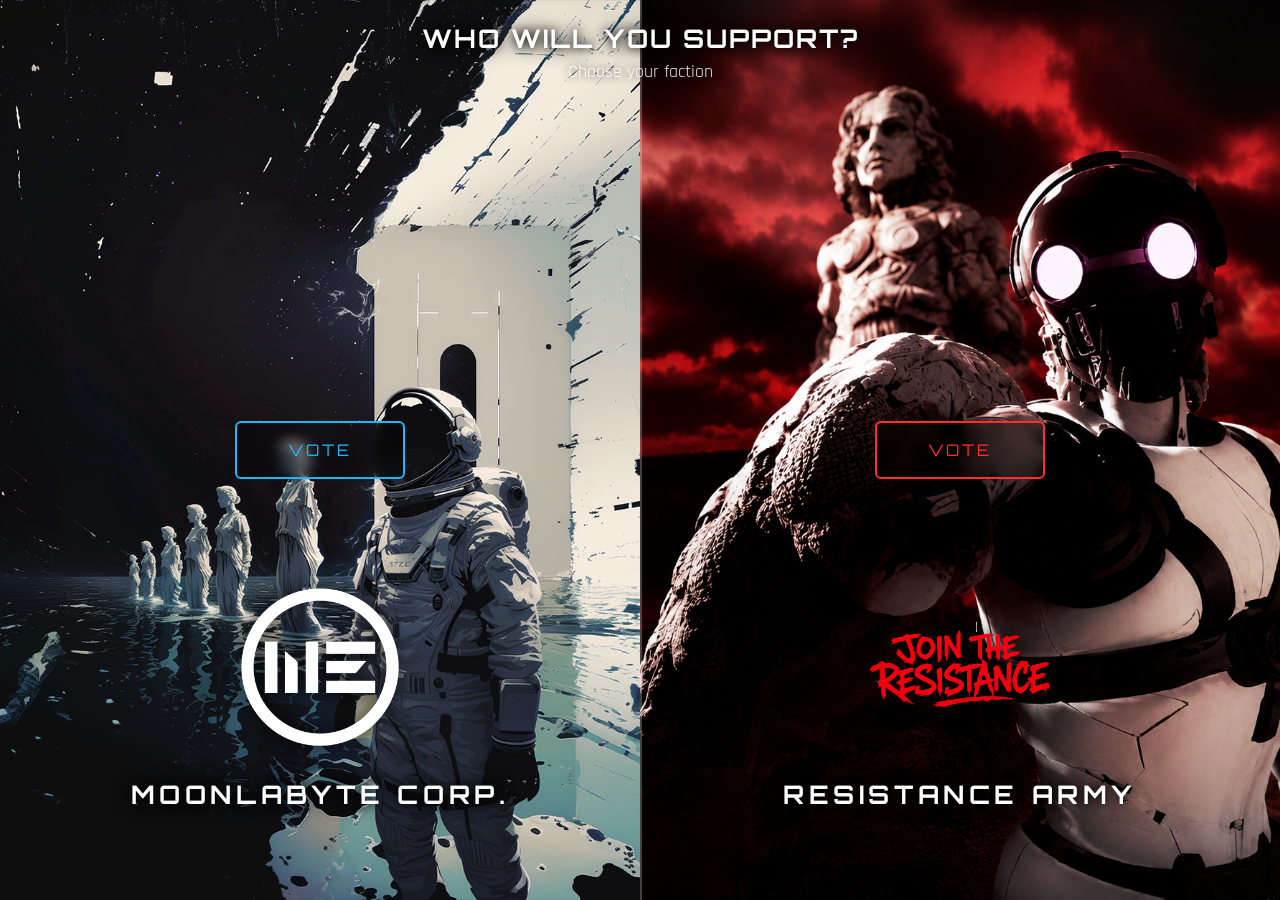
<file: index.html>
<!DOCTYPE html>
<html lang="it">

<head>

<meta charset="UTF-8">
<meta name="viewport" content="width=device-width, initial-scale=1.0">

<title>Moonlabyte Vote</title>

<link rel="stylesheet" href="assets/css/style.css">

<link href="https://fonts.googleapis.com/css2?family=Orbitron:wght@400;700&family=Rajdhani:wght@300;500;700&display=swap" rel="stylesheet">

</head>

<body>

<div class="title">
    <h1>WHO WILL YOU SUPPORT?</h1>
    <p>Choose your faction</p>
</div>

<div class="center-line"></div>

<div class="split">

    <!-- ===================== -->
    <!-- MOONLABYTE -->
    <!-- ===================== -->

    <section class="side moon">

        <button onclick="vote('moon')" class="btn moon-btn">
            VOTE
        </button>

        <div class="faction-info">

            <img
                src="assets/images/moonlabyte.png"
                alt="Moonlabyte"
                class="logo">

            <h2>MOONLABYTE CORP.</h2>

        </div>

    </section>


    <!-- ===================== -->
    <!-- RESISTENZA -->
    <!-- ===================== -->

    <section class="side res">

        <button onclick="vote('res')" class="btn res-btn">
            VOTE
        </button>

        <div class="faction-info">

            <img
                src="assets/images/resistenza.png"
                alt="Resistenza"
                class="logo">

            <h2>RESISTANCE ARMY</h2>

        </div>

    </section>

</div>

<script>

const savedFaction = localStorage.getItem("vote");

if(savedFaction){

    window.location.href = "grazie.html?faction=" + savedFaction;

}

</script>

<script src="assets/js/script.js"></script>

</body>

</html>
</file>
<file: assets/css/style.css>
*{
    margin:0;
    padding:0;
    box-sizing:border-box;
}

body{
    font-family:'Rajdhani',sans-serif;
    background:#000;
    overflow:hidden;
}

/* ----------------------------- */
/* LAYOUT */
/* ----------------------------- */

.split{
    display:flex;
    width:100%;
    height:100vh;
}

.side{
    position:relative;
    width:50%;
    height:100%;
    overflow:hidden;

    display:flex;
    justify-content:center;
    align-items:center;
}

/* ----------------------------- */
/* SFONDI */
/* ----------------------------- */

.moon{

    background-image:url("../images/moon-bg.png");
    background-size:cover;
    background-position:center;
    background-repeat:no-repeat;
    background-color:#000;

}

.res{

    background-image:url("../images/res-bg.png");
    background-size:cover;
    background-position:center;
    background-repeat:no-repeat;
    background-color:#000;

}

/* ----------------------------- */
/* PULSANTI */
/* ----------------------------- */

.btn{

    position:absolute;

    top:50%;
    left:50%;

    transform:translate(-50%,-50%);

    width:170px;
    height:58px;

    border-radius:6px;

    background:rgba(0,0,0,.35);
    backdrop-filter:blur(6px);

    font-family:'Orbitron',sans-serif;
    font-size:16px;
    letter-spacing:3px;

    cursor:pointer;

    transition:.25s;

    z-index:20;

}

/* MOON */

.moon-btn{

    border:2px solid #1fb6ff;
    color:#1fb6ff;

}

.moon-btn:hover{

    background:#1fb6ff;
    color:#000;

    box-shadow:
    0 0 20px #1fb6ff,
    0 0 40px #1fb6ff;

}

/* RES */

.res-btn{

    border:2px solid #ff2d2d;
    color:#ff2d2d;

}

.res-btn:hover{

    background:#ff2d2d;
    color:#000;

    box-shadow:
    0 0 20px #ff2d2d,
    0 0 40px #ff2d2d;

}

/* ----------------------------- */
/* BLOCCO INFERIORE */
/* ----------------------------- */

.faction-info{

    position:absolute;

    bottom:10vh;

    left:50%;

    transform:translateX(-50%);

    width:90%;

    display:flex;
    flex-direction:column;
    align-items:center;

    z-index:15;

}

/* ----------------------------- */
/* LOGHI */
/* ----------------------------- */

.logo{

    width:clamp(90px,18vw,180px);

    height:auto;

    margin-bottom:18px;

    filter:drop-shadow(0 0 10px rgba(0,0,0,.8));

}

/* ----------------------------- */
/* NOMI FAZIONI */
/* ----------------------------- */

h2{

    color:white;

    font-family:'Orbitron',sans-serif;

    font-size:clamp(15px,2vw,26px);

    letter-spacing:.18em;

    text-align:center;

    line-height:1.2;

    width:100%;

    text-shadow:

    0 0 10px rgba(0,0,0,.9),

    0 0 20px rgba(0,0,0,.9);

}

/* ----------------------------- */
/* TITOLO */
/* ----------------------------- */

.title{

    position:absolute;

    top:22px;

    left:50%;

    transform:translateX(-50%);

    width:100%;

    text-align:center;

    color:white;

    z-index:50;

}

.title h1{

    font-family:'Orbitron',sans-serif;

    font-size:clamp(18px,2vw,26px);

    letter-spacing:2px;

    text-shadow:

    0 0 10px black,

    0 0 20px black;

}

.title p{

    margin-top:6px;

    font-size:clamp(13px,1.4vw,18px);

    opacity:.9;

    text-shadow:

    0 0 10px black;

}

/* ----------------------------- */
/* LINEA CENTRALE */
/* ----------------------------- */

.center-line{

    position:absolute;

    left:50%;
    top:0;

    width:2px;
    height:100%;

    background:white;

    opacity:.25;

    z-index:40;

    animation:pulse 2s infinite;

}

@keyframes pulse{

    0%{opacity:.2;}
    50%{opacity:.6;}
    100%{opacity:.2;}

}

/* ----------------------------- */
/* SMARTPHONE */
/* ----------------------------- */

@media (max-width:700px){

.logo{

    width:110px;

}

h2{

    font-size:15px;

    letter-spacing:2px;

}

.btn{

    width:140px;
    height:50px;

    font-size:15px;

}

.title h1{

    font-size:18px;

}

.title p{

    font-size:13px;

}

}
</file>
